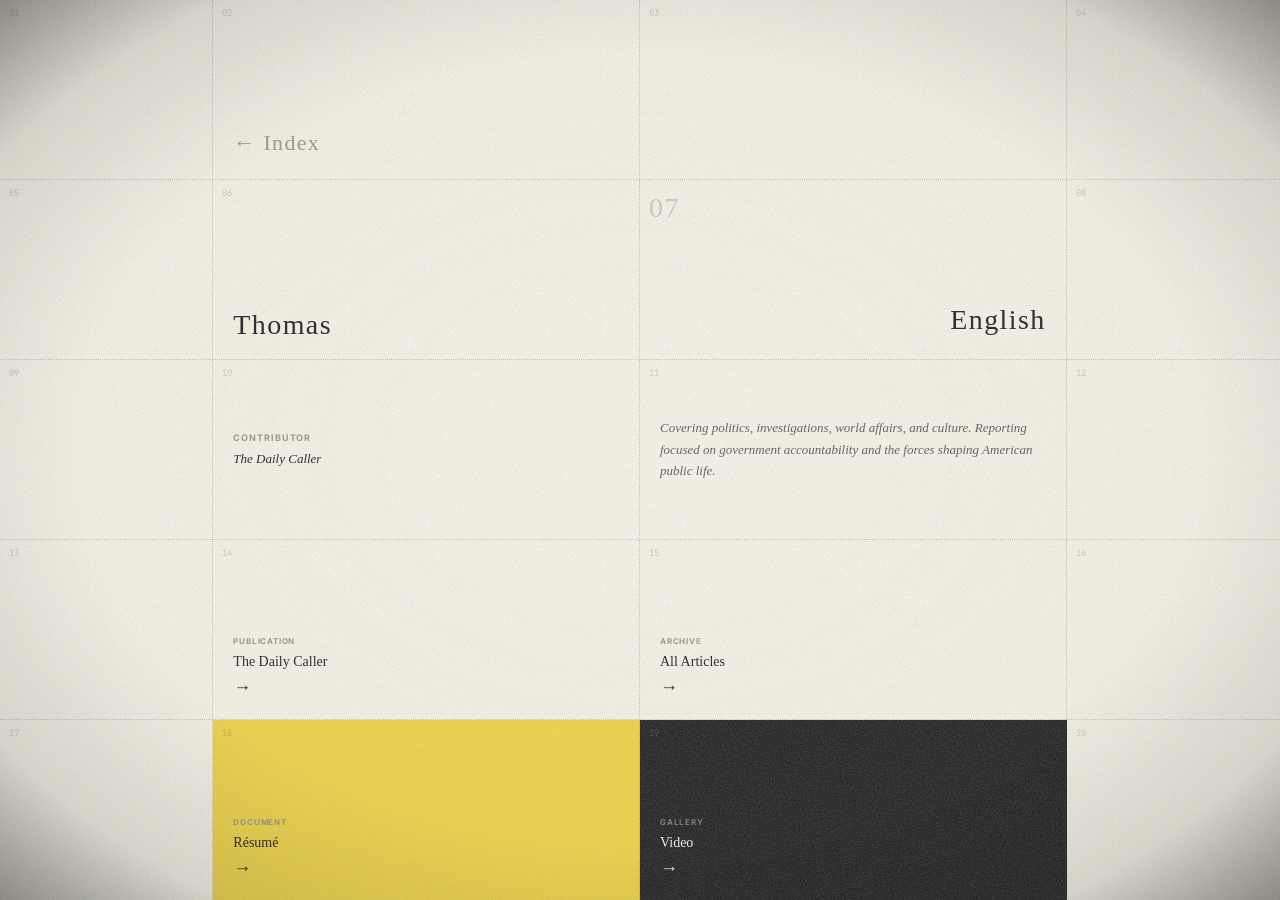
<file: about.html>
<!DOCTYPE html>
<html lang="en">
<head>
  <meta charset="UTF-8">
  <meta name="viewport" content="width=device-width, initial-scale=1.0">
  <title>About — Thomas English</title>
  <link rel="preconnect" href="https://fonts.googleapis.com">
  <link rel="preconnect" href="https://fonts.gstatic.com" crossorigin>
  <link href="https://fonts.googleapis.com/css2?family=Inter:wght@400;500;600;700&family=JetBrains+Mono:wght@400&display=swap" rel="stylesheet">
  <link rel="stylesheet" href="css/variables.css">
  <link rel="stylesheet" href="css/reset.css">
  <style>
    html, body {
      height: 100%;
      background: #F8F5E9;
      color: var(--color-black);
      font-family: var(--font-sans);
    }

    body::before {
      content: '';
      position: fixed;
      inset: 0;
      pointer-events: none;
      z-index: 500;
      background: radial-gradient(
        ellipse at 50% 50%,
        transparent                 0%,
        rgba(180,180,175,0.04)     62%,
        rgba(100,100, 95,0.20)     84%,
        rgba( 20, 20, 18,0.50)    100%
      );
      mix-blend-mode: multiply;
    }
    @keyframes fadeUp {
      from { opacity: 0; transform: translateY(5px); }
      to   { opacity: 1; transform: translateY(0); }
    }
    .c {
      opacity: 0;
      animation: fadeUp 0.16s ease forwards;
    }
    @media (prefers-reduced-motion: reduce) { .c { opacity: 1; animation: none; } }

    @keyframes noiseShift {
      0%   { transform: translate(0,    0);   }
      12%  { transform: translate(-5px, 3px); }
      25%  { transform: translate( 4px,-4px); }
      37%  { transform: translate(-3px, 5px); }
      50%  { transform: translate( 5px,-2px); }
      62%  { transform: translate(-4px,-4px); }
      75%  { transform: translate( 3px, 5px); }
      87%  { transform: translate(-5px,-1px); }
      100% { transform: translate( 2px, 3px); }
    }
    body::after {
      content: '';
      position: fixed;
      inset: 0;
      pointer-events: none;
      z-index: 501;
      opacity: 0.25;
      background-image: url("data:image/svg+xml,%3Csvg viewBox='0 0 256 256' xmlns='http://www.w3.org/2000/svg'%3E%3Cfilter id='n'%3E%3CfeTurbulence type='fractalNoise' baseFrequency='0.68' numOctaves='4' stitchTiles='stitch'/%3E%3C/filter%3E%3Crect width='100%25' height='100%25' filter='url(%23n)'/%3E%3C/svg%3E");
      background-repeat: repeat;
      background-size: 256px 256px;
      animation: noiseShift 0.05s steps(1) infinite;
    }

    /* ── Shared cell base ── */
    .c {
      background: #F8F5E9;
      padding: 18px 20px;
      position: relative;
      border-right:  1px dotted rgba(30,30,30,0.22);
      border-bottom: 1px dotted rgba(30,30,30,0.22);
    }
    .num {
      font-family: var(--font-mono);
      font-size: 9px;
      color: rgba(30,30,30,0.2);
      position: absolute;
      top: 7px;
      left: 9px;
    }

    /* ── 4-col grid fills viewport ── */
    .grid {
      display: grid;
      grid-template-columns: 1fr 2fr 2fr 1fr;
      grid-template-rows: repeat(5, 1fr);
      min-height: 100vh;
    }

    /* Remove outer borders */
    .grid .c:nth-child(4n)      { border-right: none; }
    .grid .c:nth-last-child(-n+4){ border-bottom: none; }

    /* ── Cell content styles ── */
    .cell-back a {
      font-family: var(--font-serif);
      font-size: 22px;
      letter-spacing: 0.06em;
      color: var(--color-gray);
      text-decoration: none;
      display: flex;
      align-items: flex-end;
      height: 100%;
      padding-bottom: 2px;
    }
    .cell-back a:hover { color: var(--color-black); }

    .cell-name {
      display: flex;
      flex-direction: column;
      justify-content: flex-end;
    }
    .cell-name h1 {
      font-family: var(--font-serif);
      font-size: 28px;
      font-weight: 400;
      letter-spacing: 0.05em;
      line-height: 1.1;
    }

    .cell-surname {
      display: flex;
      align-items: flex-end;
      justify-content: flex-end;
    }
    .cell-surname span {
      font-family: var(--font-serif);
      font-size: 28px;
      font-weight: 400;
      letter-spacing: 0.05em;
    }

    .cell-role {
      display: flex;
      flex-direction: column;
      justify-content: center;
    }
    .cell-role .role-title {
      font-size: 9px;
      font-weight: 700;
      letter-spacing: 0.1em;
      text-transform: uppercase;
      color: var(--color-gray);
    }
    .cell-role .role-pub {
      font-family: var(--font-serif);
      font-size: 13px;
      font-style: italic;
      margin-top: 4px;
    }

    .cell-bio {
      display: flex;
      align-items: center;
    }
    .cell-bio p {
      font-family: var(--font-serif);
      font-size: 13px;
      font-style: italic;
      line-height: 1.65;
      color: rgba(30,30,30,0.72);
    }

    .cell-link a {
      display: flex;
      flex-direction: column;
      justify-content: flex-end;
      height: 100%;
      text-decoration: none;
      color: var(--color-black);
      transition: background 0.15s ease;
    }
    .cell-link:hover { background: var(--color-yellow); }
    .cell-link .lk-label {
      font-size: 8px;
      font-weight: 700;
      letter-spacing: 0.1em;
      text-transform: uppercase;
      color: var(--color-gray);
    }
    .cell-link:hover .lk-label { color: rgba(30,30,30,0.45); }
    .cell-link .lk-name {
      font-family: var(--font-serif);
      font-size: 14px;
      margin-top: 4px;
    }
    .cell-link .lk-arrow {
      font-family: var(--font-serif);
      font-size: 18px;
      margin-top: 2px;
    }

    .cell-yellow { background: var(--color-yellow); }
    .cell-black  { background: var(--color-black); color: #F8F5E9; }
    .cell-black .num { color: rgba(255,255,255,0.18); }
  </style>
</head>
<body>
  <div class="grid" id="grid">
    <!-- Row 0 -->
    <div class="c"><span class="num">01</span></div>
    <div class="c cell-back"><span class="num">02</span><a href="index.html">← Index</a></div>
    <div class="c"><span class="num">03</span></div>
    <div class="c"><span class="num">04</span></div>

    <!-- Row 1: Name -->
    <div class="c"><span class="num">05</span></div>
    <div class="c cell-name"><span class="num">06</span><h1>Thomas</h1></div>
    <div class="c cell-surname"><span class="num">07</span><span>English</span></div>
    <div class="c"><span class="num">08</span></div>

    <!-- Row 2: Role + Bio -->
    <div class="c"><span class="num">09</span></div>
    <div class="c cell-role">
      <span class="num">10</span>
      <span class="role-title">Contributor</span>
      <span class="role-pub">The Daily Caller</span>
    </div>
    <div class="c cell-bio">
      <span class="num">11</span>
      <p>Covering politics, investigations, world affairs, and culture. Reporting focused on government accountability and the forces shaping American public life.</p>
    </div>
    <div class="c"><span class="num">12</span></div>

    <!-- Row 3: Links -->
    <div class="c"><span class="num">13</span></div>
    <div class="c cell-link">
      <span class="num">14</span>
      <a href="https://dailycaller.com/author/TEnglish/" target="_blank" rel="noopener noreferrer">
        <span class="lk-label">Publication</span>
        <span class="lk-name">The Daily Caller</span>
        <span class="lk-arrow">→</span>
      </a>
    </div>
    <div class="c cell-link">
      <span class="num">15</span>
      <a href="articles.html">
        <span class="lk-label">Archive</span>
        <span class="lk-name">All Articles</span>
        <span class="lk-arrow">→</span>
      </a>
    </div>
    <div class="c"><span class="num">16</span></div>

    <!-- Row 4: More links -->
    <div class="c"><span class="num">17</span></div>
    <div class="c cell-link cell-yellow">
      <span class="num">18</span>
      <a href="assets/thomas-resume.pdf" target="_blank" rel="noopener noreferrer">
        <span class="lk-label">Document</span>
        <span class="lk-name">Résumé</span>
        <span class="lk-arrow">→</span>
      </a>
    </div>
    <div class="c cell-link cell-black">
      <span class="num">19</span>
      <a href="video.html" style="color:#F8F5E9;">
        <span class="lk-label" style="color:rgba(255,255,255,0.4)">Gallery</span>
        <span class="lk-name">Video</span>
        <span class="lk-arrow">→</span>
      </a>
    </div>
    <div class="c"><span class="num">20</span></div>
  </div>
  <script>
    if (!window.matchMedia('(prefers-reduced-motion: reduce)').matches) {
      document.querySelectorAll('#grid .c').forEach((el, i) => {
        el.style.animationDelay = `${i * 0.018}s`;
      });
    }
  </script>
</body>
</html>
</file>
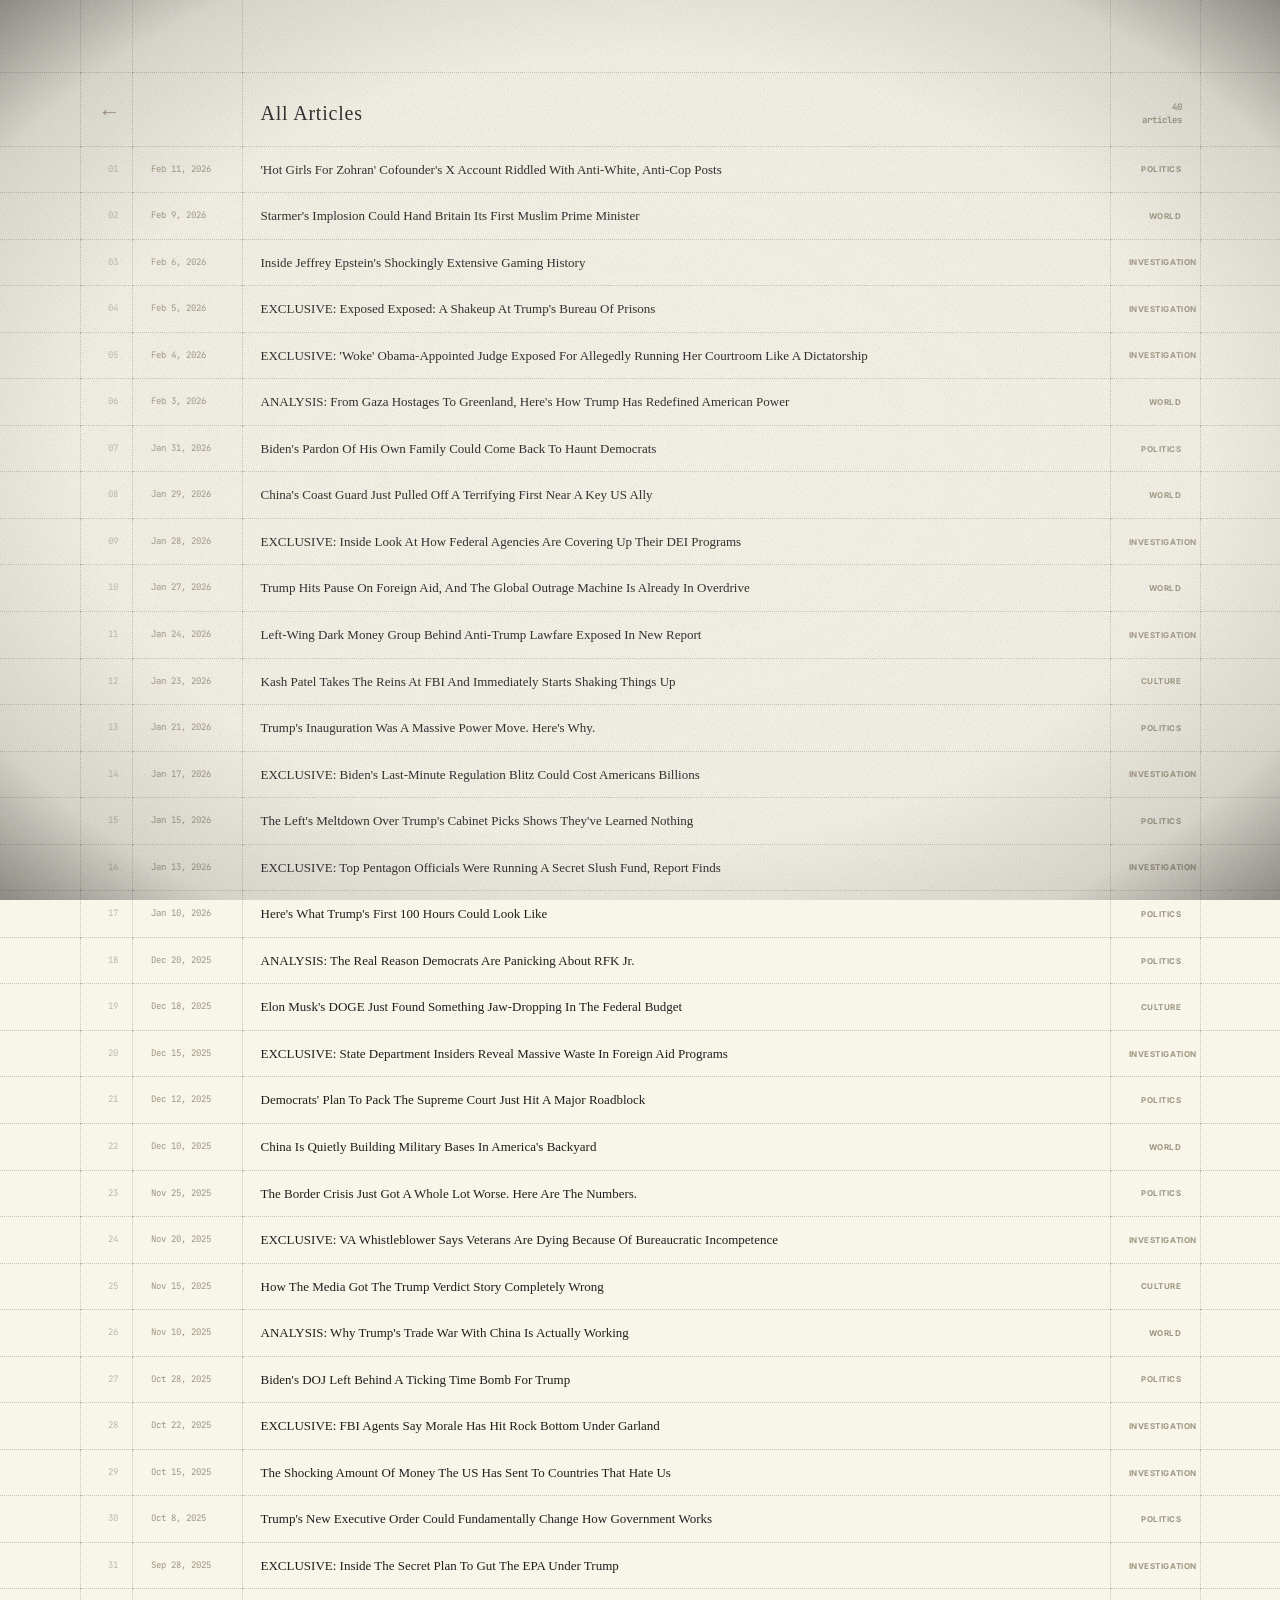
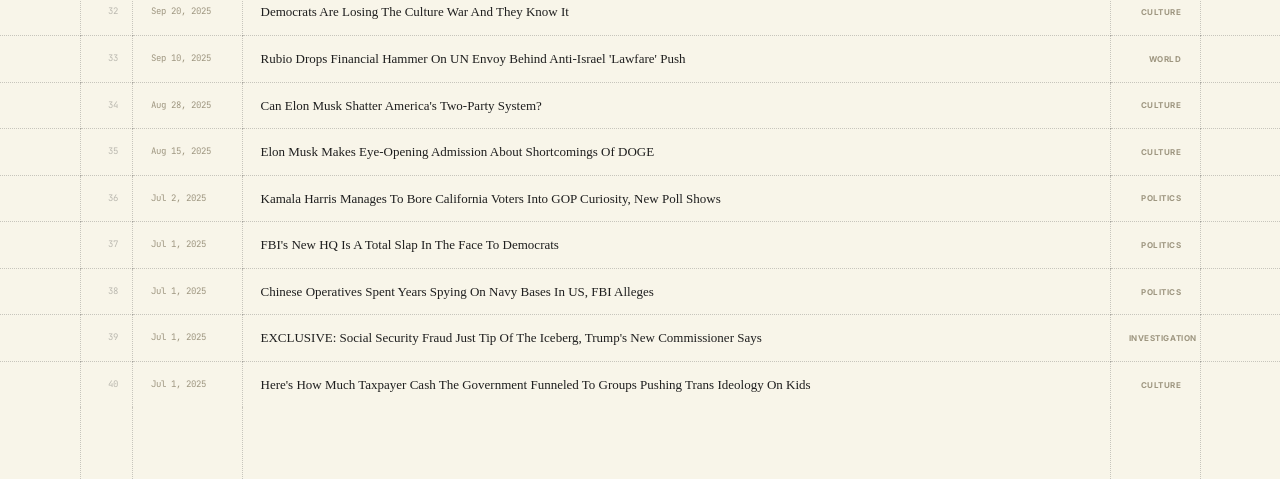
<file: articles.html>
<!DOCTYPE html>
<html lang="en">
<head>
  <meta charset="UTF-8">
  <meta name="viewport" content="width=device-width, initial-scale=1.0">
  <title>All Articles — Thomas English</title>
  <link rel="preconnect" href="https://fonts.googleapis.com">
  <link rel="preconnect" href="https://fonts.gstatic.com" crossorigin>
  <link href="https://fonts.googleapis.com/css2?family=Inter:wght@400;500;600;700&family=JetBrains+Mono:wght@400&display=swap" rel="stylesheet">
  <link rel="stylesheet" href="css/variables.css">
  <link rel="stylesheet" href="css/reset.css">
  <style>
    html, body {
      background: #F8F5E9;
      color: var(--color-black);
      font-family: var(--font-sans);
      min-height: 100vh;
    }

    body::before {
      content: '';
      position: fixed;
      inset: 0;
      pointer-events: none;
      z-index: 500;
      background: radial-gradient(
        ellipse at 50% 50%,
        transparent                 0%,
        rgba(180,180,175,0.04)     62%,
        rgba(100,100, 95,0.20)     84%,
        rgba( 20, 20, 18,0.50)    100%
      );
      mix-blend-mode: multiply;
    }
    @keyframes fadeUp {
      from { opacity: 0; transform: translateY(4px); }
      to   { opacity: 1; transform: translateY(0); }
    }
    thead tr, tbody tr {
      opacity: 0;
      animation: fadeUp 0.15s ease forwards;
    }
    @media (prefers-reduced-motion: reduce) {
      thead tr, tbody tr { opacity: 1; animation: none; }
    }

    @keyframes noiseShift {
      0%   { transform: translate(0,    0);   }
      12%  { transform: translate(-5px, 3px); }
      25%  { transform: translate( 4px,-4px); }
      37%  { transform: translate(-3px, 5px); }
      50%  { transform: translate( 5px,-2px); }
      62%  { transform: translate(-4px,-4px); }
      75%  { transform: translate( 3px, 5px); }
      87%  { transform: translate(-5px,-1px); }
      100% { transform: translate( 2px, 3px); }
    }
    body::after {
      content: '';
      position: fixed;
      inset: 0;
      pointer-events: none;
      z-index: 501;
      opacity: 0.25;
      background-image: url("data:image/svg+xml,%3Csvg viewBox='0 0 256 256' xmlns='http://www.w3.org/2000/svg'%3E%3Cfilter id='n'%3E%3CfeTurbulence type='fractalNoise' baseFrequency='0.68' numOctaves='4' stitchTiles='stitch'/%3E%3C/filter%3E%3Crect width='100%25' height='100%25' filter='url(%23n)'/%3E%3C/svg%3E");
      background-repeat: repeat;
      background-size: 256px 256px;
      animation: noiseShift 0.05s steps(1) infinite;
    }

    table {
      width: 100%;
      border-collapse: collapse;
      table-layout: fixed;
    }

    th, td {
      background: #F8F5E9;
      padding: 14px 18px;
      border-right:  1px dotted rgba(30,30,30,0.22);
      border-bottom: 1px dotted rgba(30,30,30,0.22);
      vertical-align: middle;
      text-align: left;
    }

    th:last-child, td:last-child { border-right: none; }

    /* Blank edge spacer rows */
    tr.spacer td { height: 72px; border-bottom: 1px dotted rgba(30,30,30,0.22); }
    tfoot tr.spacer td { border-bottom: none; }

    /* Column widths */
    col.col-edge { width: 80px; }
    col.col-num  { width: 52px; }
    col.col-date { width: 110px; }
    col.col-title{ width: auto; }
    col.col-cat  { width: 90px; }

    /* Header row */
    thead th {
      padding: 22px 18px 18px;
      vertical-align: bottom;
    }

    .th-back a {
      font-family: var(--font-serif);
      font-size: 22px;
      color: var(--color-gray);
      text-decoration: none;
    }
    .th-back a:hover { color: var(--color-black); }

    .th-title {
      font-family: var(--font-serif);
      font-size: 20px;
      font-weight: 400;
      letter-spacing: 0.04em;
    }

    .th-count {
      font-family: var(--font-mono);
      font-size: 9px;
      color: var(--color-gray);
      text-align: right;
    }

    /* Article rows */
    tbody tr { cursor: pointer; }
    tbody tr:hover td { background: var(--color-yellow); }
    tbody tr:hover .td-date,
    tbody tr:hover .td-cat  { color: rgba(30,30,30,0.45); }
    tbody tr:last-child td  { border-bottom: none; }

    .td-num {
      font-family: var(--font-mono);
      font-size: 9px;
      color: rgba(30,30,30,0.28);
      text-align: right;
      padding-right: 14px;
    }

    .td-date {
      font-family: var(--font-mono);
      font-size: 9px;
      color: var(--color-gray);
      white-space: nowrap;
    }

    .td-title {
      font-family: var(--font-serif);
      font-size: 13px;
      line-height: 1.35;
    }
    .td-title a {
      text-decoration: none;
      color: inherit;
      display: block;
    }

    .td-cat {
      font-size: 8px;
      font-weight: 700;
      letter-spacing: 0.07em;
      text-transform: uppercase;
      color: var(--color-gray);
      text-align: right;
    }
  </style>
</head>
<body>
  <table>
    <colgroup>
      <col class="col-edge">
      <col class="col-num">
      <col class="col-date">
      <col class="col-title">
      <col class="col-cat">
      <col class="col-edge">
    </colgroup>
    <thead>
      <tr class="spacer"><td></td><td></td><td></td><td></td><td></td><td></td></tr>
      <tr>
        <th></th>
        <th class="th-back"><a href="index.html">←</a></th>
        <th></th>
        <th class="th-title">All Articles</th>
        <th class="th-count" id="count"></th>
        <th></th>
      </tr>
    </thead>
    <tbody id="list"></tbody>
    <tfoot><tr class="spacer"><td></td><td></td><td></td><td></td><td></td><td></td></tr></tfoot>
  </table>

  <script>
    const articles = [
      {"id":1,"title":"'Hot Girls For Zohran' Cofounder's X Account Riddled With Anti-White, Anti-Cop Posts","url":"https://dailycaller.com/2026/02/11/kaif-gilani-hot-girls-for-zohran-founder-x-account-anti-white-police-posts/","date":"2026-02-11","category":"politics"},
      {"id":2,"title":"Starmer's Implosion Could Hand Britain Its First Muslim Prime Minister","url":"https://dailycaller.com/2026/02/09/keir-starmer-shabana-mahmood-first-muslim-uk-prime-minister/","date":"2026-02-09","category":"world"},
      {"id":3,"title":"Inside Jeffrey Epstein's Shockingly Extensive Gaming History","url":"https://dailycaller.com/2026/02/06/jeffrey-epstein-xbox-live-gaming-call-of-duty-fortnite-fifa-records/","date":"2026-02-06","category":"investigation"},
      {"id":4,"title":"EXCLUSIVE: Exposed Exposed: A Shakeup At Trump's Bureau Of Prisons","url":"https://dailycaller.com/2026/02/05/bureau-of-prisons-trump-shakeup-colette-peters-federal/","date":"2026-02-05","category":"investigation"},
      {"id":5,"title":"EXCLUSIVE: 'Woke' Obama-Appointed Judge Exposed For Allegedly Running Her Courtroom Like A Dictatorship","url":"https://dailycaller.com/2026/02/04/woke-judge-tanya-chutkan-courtroom-dictatorship-allegations-trump/","date":"2026-02-04","category":"investigation"},
      {"id":6,"title":"ANALYSIS: From Gaza Hostages To Greenland, Here's How Trump Has Redefined American Power","url":"https://dailycaller.com/2026/02/03/trump-gaza-hostages-greenland-american-power-analysis/","date":"2026-02-03","category":"world"},
      {"id":7,"title":"Biden's Pardon Of His Own Family Could Come Back To Haunt Democrats","url":"https://dailycaller.com/2026/01/31/biden-pardon-family-democrats-political-consequences/","date":"2026-01-31","category":"politics"},
      {"id":8,"title":"China's Coast Guard Just Pulled Off A Terrifying First Near A Key US Ally","url":"https://dailycaller.com/2026/01/29/china-coast-guard-philippines-south-china-sea-us-ally/","date":"2026-01-29","category":"world"},
      {"id":9,"title":"EXCLUSIVE: Inside Look At How Federal Agencies Are Covering Up Their DEI Programs","url":"https://dailycaller.com/2026/01/28/federal-agencies-cover-up-dei-programs-trump-executive-order/","date":"2026-01-28","category":"investigation"},
      {"id":10,"title":"Trump Hits Pause On Foreign Aid, And The Global Outrage Machine Is Already In Overdrive","url":"https://dailycaller.com/2026/01/27/trump-foreign-aid-pause-global-outrage-reaction/","date":"2026-01-27","category":"world"},
      {"id":11,"title":"Left-Wing Dark Money Group Behind Anti-Trump Lawfare Exposed In New Report","url":"https://dailycaller.com/2026/01/24/left-wing-dark-money-anti-trump-lawfare-report/","date":"2026-01-24","category":"investigation"},
      {"id":12,"title":"Kash Patel Takes The Reins At FBI And Immediately Starts Shaking Things Up","url":"https://dailycaller.com/2026/01/23/kash-patel-fbi-director-changes-shakeup/","date":"2026-01-23","category":"culture"},
      {"id":13,"title":"Trump's Inauguration Was A Massive Power Move. Here's Why.","url":"https://dailycaller.com/2026/01/21/trump-inauguration-power-move-analysis/","date":"2026-01-21","category":"politics"},
      {"id":14,"title":"EXCLUSIVE: Biden's Last-Minute Regulation Blitz Could Cost Americans Billions","url":"https://dailycaller.com/2026/01/17/biden-last-minute-regulations-cost-billions/","date":"2026-01-17","category":"investigation"},
      {"id":15,"title":"The Left's Meltdown Over Trump's Cabinet Picks Shows They've Learned Nothing","url":"https://dailycaller.com/2026/01/15/left-meltdown-trump-cabinet-picks-analysis/","date":"2026-01-15","category":"politics"},
      {"id":16,"title":"EXCLUSIVE: Top Pentagon Officials Were Running A Secret Slush Fund, Report Finds","url":"https://dailycaller.com/2026/01/13/pentagon-officials-secret-slush-fund-report/","date":"2026-01-13","category":"investigation"},
      {"id":17,"title":"Here's What Trump's First 100 Hours Could Look Like","url":"https://dailycaller.com/2026/01/10/trump-first-100-hours-executive-orders-plan/","date":"2026-01-10","category":"politics"},
      {"id":18,"title":"ANALYSIS: The Real Reason Democrats Are Panicking About RFK Jr.","url":"https://dailycaller.com/2025/12/20/democrats-panicking-rfk-jr-hhs-confirmation/","date":"2025-12-20","category":"politics"},
      {"id":19,"title":"Elon Musk's DOGE Just Found Something Jaw-Dropping In The Federal Budget","url":"https://dailycaller.com/2025/12/18/elon-musk-doge-federal-budget-findings/","date":"2025-12-18","category":"culture"},
      {"id":20,"title":"EXCLUSIVE: State Department Insiders Reveal Massive Waste In Foreign Aid Programs","url":"https://dailycaller.com/2025/12/15/state-department-waste-foreign-aid-programs-exclusive/","date":"2025-12-15","category":"investigation"},
      {"id":21,"title":"Democrats' Plan To Pack The Supreme Court Just Hit A Major Roadblock","url":"https://dailycaller.com/2025/12/12/democrats-pack-supreme-court-roadblock/","date":"2025-12-12","category":"politics"},
      {"id":22,"title":"China Is Quietly Building Military Bases In America's Backyard","url":"https://dailycaller.com/2025/12/10/china-military-bases-latin-america-caribbean/","date":"2025-12-10","category":"world"},
      {"id":23,"title":"The Border Crisis Just Got A Whole Lot Worse. Here Are The Numbers.","url":"https://dailycaller.com/2025/11/25/border-crisis-numbers-immigration-data/","date":"2025-11-25","category":"politics"},
      {"id":24,"title":"EXCLUSIVE: VA Whistleblower Says Veterans Are Dying Because Of Bureaucratic Incompetence","url":"https://dailycaller.com/2025/11/20/va-whistleblower-veterans-dying-bureaucratic-incompetence/","date":"2025-11-20","category":"investigation"},
      {"id":25,"title":"How The Media Got The Trump Verdict Story Completely Wrong","url":"https://dailycaller.com/2025/11/15/media-trump-verdict-story-wrong-analysis/","date":"2025-11-15","category":"culture"},
      {"id":26,"title":"ANALYSIS: Why Trump's Trade War With China Is Actually Working","url":"https://dailycaller.com/2025/11/10/trump-trade-war-china-working-analysis/","date":"2025-11-10","category":"world"},
      {"id":27,"title":"Biden's DOJ Left Behind A Ticking Time Bomb For Trump","url":"https://dailycaller.com/2025/10/28/biden-doj-ticking-time-bomb-trump/","date":"2025-10-28","category":"politics"},
      {"id":28,"title":"EXCLUSIVE: FBI Agents Say Morale Has Hit Rock Bottom Under Garland","url":"https://dailycaller.com/2025/10/22/fbi-agents-morale-rock-bottom-garland/","date":"2025-10-22","category":"investigation"},
      {"id":29,"title":"The Shocking Amount Of Money The US Has Sent To Countries That Hate Us","url":"https://dailycaller.com/2025/10/15/us-foreign-aid-money-countries-hate-america/","date":"2025-10-15","category":"investigation"},
      {"id":30,"title":"Trump's New Executive Order Could Fundamentally Change How Government Works","url":"https://dailycaller.com/2025/10/08/trump-executive-order-change-government-schedule-f/","date":"2025-10-08","category":"politics"},
      {"id":31,"title":"EXCLUSIVE: Inside The Secret Plan To Gut The EPA Under Trump","url":"https://dailycaller.com/2025/09/28/secret-plan-gut-epa-trump-administration/","date":"2025-09-28","category":"investigation"},
      {"id":32,"title":"Democrats Are Losing The Culture War And They Know It","url":"https://dailycaller.com/2025/09/20/democrats-losing-culture-war-analysis/","date":"2025-09-20","category":"culture"},
      {"id":33,"title":"Rubio Drops Financial Hammer On UN Envoy Behind Anti-Israel 'Lawfare' Push","url":"https://dailycaller.com/2025/09/10/rubio-sanctions-un-envoy-anti-israel-lawfare/","date":"2025-09-10","category":"world"},
      {"id":34,"title":"Can Elon Musk Shatter America's Two-Party System?","url":"https://dailycaller.com/2025/08/28/elon-musk-two-party-system-analysis/","date":"2025-08-28","category":"culture"},
      {"id":35,"title":"Elon Musk Makes Eye-Opening Admission About Shortcomings Of DOGE","url":"https://dailycaller.com/2025/08/15/elon-musk-doge-shortcomings-admission/","date":"2025-08-15","category":"culture"},
      {"id":36,"title":"Kamala Harris Manages To Bore California Voters Into GOP Curiosity, New Poll Shows","url":"https://dailycaller.com/2025/07/02/kamala-harris-manages-to-bore-california-voters-into-gop-curiosity-new-poll-shows/","date":"2025-07-02","category":"politics"},
      {"id":37,"title":"FBI's New HQ Is A Total Slap In The Face To Democrats","url":"https://dailycaller.com/2025/07/01/fbis-new-hq-is-a-total-slap-in-the-face-to-democrats/","date":"2025-07-01","category":"politics"},
      {"id":38,"title":"Chinese Operatives Spent Years Spying On Navy Bases In US, FBI Alleges","url":"https://dailycaller.com/2025/07/01/chinese-operatives-spent-years-spying-on-navy-bases-in-us-fbi-alleges/","date":"2025-07-01","category":"politics"},
      {"id":39,"title":"EXCLUSIVE: Social Security Fraud Just Tip Of The Iceberg, Trump's New Commissioner Says","url":"https://dailycaller.com/2025/07/01/social-security-fraud-tip-iceberg-trump-commissioner/","date":"2025-07-01","category":"investigation"},
      {"id":40,"title":"Here's How Much Taxpayer Cash The Government Funneled To Groups Pushing Trans Ideology On Kids","url":"https://dailycaller.com/2025/07/01/taxpayer-cash-government-trans-ideology-kids/","date":"2025-07-01","category":"culture"}
    ];

    const mo = ['Jan','Feb','Mar','Apr','May','Jun','Jul','Aug','Sep','Oct','Nov','Dec'];
    function fmt(d) { const [y,m,day]=d.split('-'); return `${mo[+m-1]} ${+day}, ${y}`; }

    document.getElementById('count').textContent = `${articles.length} articles`;
    if (!window.matchMedia('(prefers-reduced-motion: reduce)').matches) {
      document.querySelectorAll('thead tr').forEach((tr, i) => {
        tr.style.animationDelay = `${i * 0.018}s`;
      });
    }

    const tbody = document.getElementById('list');
    articles.forEach((a, i) => {
      const tr = document.createElement('tr');
      tr.innerHTML = `
        <td></td>
        <td class="td-num">${String(i+1).padStart(2,'0')}</td>
        <td class="td-date">${fmt(a.date)}</td>
        <td class="td-title"><a href="${a.url}" target="_blank" rel="noopener noreferrer">${a.title}</a></td>
        <td class="td-cat">${a.category}</td>
        <td></td>
      `;
      tr.style.animationDelay = `${(i + 2) * 0.018}s`;
      tr.addEventListener('click', () => window.open(a.url, '_blank', 'noopener,noreferrer'));
      tbody.appendChild(tr);
    });
  </script>
</body>
</html>
</file>
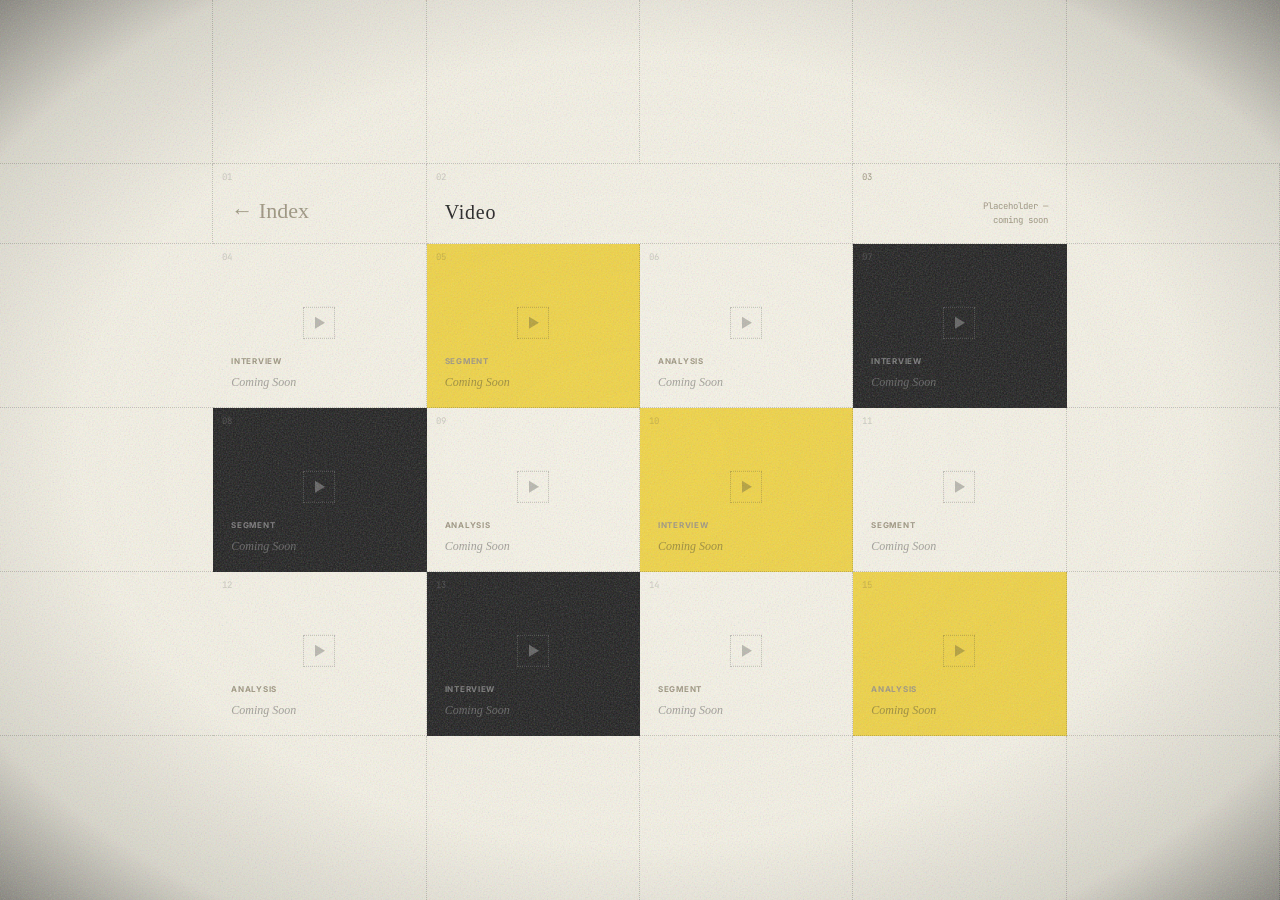
<file: video.html>
<!DOCTYPE html>
<html lang="en">
<head>
  <meta charset="UTF-8">
  <meta name="viewport" content="width=device-width, initial-scale=1.0">
  <title>Video — Thomas English</title>
  <link rel="preconnect" href="https://fonts.googleapis.com">
  <link rel="preconnect" href="https://fonts.gstatic.com" crossorigin>
  <link href="https://fonts.googleapis.com/css2?family=Inter:wght@400;500;600;700&family=JetBrains+Mono:wght@400&display=swap" rel="stylesheet">
  <link rel="stylesheet" href="css/variables.css">
  <link rel="stylesheet" href="css/reset.css">
  <style>
    html, body {
      height: 100%;
      background: #F8F5E9;
      color: var(--color-black);
      font-family: var(--font-sans);
    }

    body::before {
      content: '';
      position: fixed;
      inset: 0;
      pointer-events: none;
      z-index: 500;
      background: radial-gradient(
        ellipse at 50% 50%,
        transparent                 0%,
        rgba(180,180,175,0.04)     62%,
        rgba(100,100, 95,0.20)     84%,
        rgba( 20, 20, 18,0.50)    100%
      );
      mix-blend-mode: multiply;
    }
    @keyframes fadeUp {
      from { opacity: 0; transform: translateY(5px); }
      to   { opacity: 1; transform: translateY(0); }
    }
    .c {
      opacity: 0;
      animation: fadeUp 0.16s ease forwards;
    }
    @media (prefers-reduced-motion: reduce) { .c { opacity: 1; animation: none; } }

    @keyframes noiseShift {
      0%   { transform: translate(0,    0);   }
      12%  { transform: translate(-5px, 3px); }
      25%  { transform: translate( 4px,-4px); }
      37%  { transform: translate(-3px, 5px); }
      50%  { transform: translate( 5px,-2px); }
      62%  { transform: translate(-4px,-4px); }
      75%  { transform: translate( 3px, 5px); }
      87%  { transform: translate(-5px,-1px); }
      100% { transform: translate( 2px, 3px); }
    }
    body::after {
      content: '';
      position: fixed;
      inset: 0;
      pointer-events: none;
      z-index: 501;
      opacity: 0.25;
      background-image: url("data:image/svg+xml,%3Csvg viewBox='0 0 256 256' xmlns='http://www.w3.org/2000/svg'%3E%3Cfilter id='n'%3E%3CfeTurbulence type='fractalNoise' baseFrequency='0.68' numOctaves='4' stitchTiles='stitch'/%3E%3C/filter%3E%3Crect width='100%25' height='100%25' filter='url(%23n)'/%3E%3C/svg%3E");
      background-repeat: repeat;
      background-size: 256px 256px;
      animation: noiseShift 0.05s steps(1) infinite;
    }

    /* ── Full-viewport 6×6 grid — outer ring blank ── */
    .grid {
      display: grid;
      grid-template-columns: 1fr 1fr 1fr 1fr 1fr 1fr;
      grid-template-rows: 1fr 80px repeat(3, 1fr) 1fr;
      min-height: 100vh;
    }

    .c {
      background: #F8F5E9;
      padding: 16px 18px;
      position: relative;
      border-right:  1px dotted rgba(30,30,30,0.22);
      border-bottom: 1px dotted rgba(30,30,30,0.22);
      display: flex;
      flex-direction: column;
    }

    .grid .c:nth-child(6n)       { border-right: none; }
    .grid .c:nth-last-child(-n+6){ border-bottom: none; }

    .num {
      font-family: var(--font-mono);
      font-size: 9px;
      color: rgba(30,30,30,0.2);
      position: absolute;
      top: 7px;
      left: 9px;
    }

    /* ── Header row ── */
    .h-back {
      justify-content: flex-end;
    }
    .h-back a {
      font-family: var(--font-serif);
      font-size: 22px;
      color: var(--color-gray);
      text-decoration: none;
    }
    .h-back a:hover { color: var(--color-black); }

    .h-title {
      justify-content: flex-end;
      grid-column: span 2;
    }
    .h-title h1 {
      font-family: var(--font-serif);
      font-size: 20px;
      font-weight: 400;
      letter-spacing: 0.04em;
    }

    .h-note {
      justify-content: flex-end;
      align-items: flex-end;
    }
    .h-note span {
      font-family: var(--font-mono);
      font-size: 9px;
      color: var(--color-gray);
      text-align: right;
    }

    /* ── Video tiles ── */
    .video-tile {
      cursor: pointer;
      transition: background-color 0.15s ease;
      justify-content: flex-end;
      gap: 6px;
    }
    .video-tile:hover { background: var(--color-yellow); }

    .play {
      position: absolute;
      top: 50%;
      left: 50%;
      transform: translate(-50%, -60%);
      width: 32px;
      height: 32px;
      border: 1px dotted rgba(30,30,30,0.25);
      display: flex;
      align-items: center;
      justify-content: center;
    }
    .play::after {
      content: '';
      display: block;
      width: 0;
      height: 0;
      border-top: 6px solid transparent;
      border-bottom: 6px solid transparent;
      border-left: 10px solid rgba(30,30,30,0.28);
      margin-left: 2px;
      transition: border-left-color 0.15s ease;
    }
    .video-tile:hover .play { border-color: rgba(30,30,30,0.5); }
    .video-tile:hover .play::after { border-left-color: rgba(30,30,30,0.6); }

    .tile-label {
      font-size: 8px;
      font-weight: 700;
      letter-spacing: 0.09em;
      text-transform: uppercase;
      color: var(--color-gray);
    }
    .video-tile:hover .tile-label { color: rgba(30,30,30,0.45); }

    .tile-title {
      font-family: var(--font-serif);
      font-size: 12px;
      font-style: italic;
      color: rgba(30,30,30,0.4);
    }

    /* Accent cells */
    .c-yellow { background: var(--color-yellow); }
    .c-black  { background: var(--color-black); }
    .c-black .num { color: rgba(255,255,255,0.18); }
    .c-black .play { border-color: rgba(255,255,255,0.2); }
    .c-black .play::after { border-left-color: rgba(255,255,255,0.3); }
    .c-black .tile-label { color: rgba(255,255,255,0.4); }
    .c-black .tile-title { color: rgba(255,255,255,0.3); }
    .c-black:hover { background: var(--color-black) !important; filter: brightness(1.15); }
  </style>
</head>
<body>
  <div class="grid" id="grid">
    <!-- Row 0 — top blank -->
    <div class="c"></div><div class="c"></div><div class="c"></div><div class="c"></div><div class="c"></div><div class="c"></div>

    <!-- Row 1 — header -->
    <div class="c"></div>
    <div class="c h-back"><span class="num">01</span><a href="index.html">← Index</a></div>
    <div class="c h-title" style="grid-column:span 2"><span class="num">02</span><h1>Video</h1></div>
    <div class="c h-note"><span class="num">03</span><span>Placeholder —<br>coming soon</span></div>
    <div class="c"></div>

    <!-- Row 2 — tiles -->
    <div class="c"></div>
    <div class="c video-tile"><span class="num">04</span><div class="play"></div><span class="tile-label">Interview</span><span class="tile-title">Coming Soon</span></div>
    <div class="c video-tile c-yellow"><span class="num">05</span><div class="play"></div><span class="tile-label">Segment</span><span class="tile-title">Coming Soon</span></div>
    <div class="c video-tile"><span class="num">06</span><div class="play"></div><span class="tile-label">Analysis</span><span class="tile-title">Coming Soon</span></div>
    <div class="c video-tile c-black"><span class="num">07</span><div class="play"></div><span class="tile-label">Interview</span><span class="tile-title">Coming Soon</span></div>
    <div class="c"></div>

    <!-- Row 3 — tiles -->
    <div class="c"></div>
    <div class="c video-tile c-black"><span class="num">08</span><div class="play"></div><span class="tile-label">Segment</span><span class="tile-title">Coming Soon</span></div>
    <div class="c video-tile"><span class="num">09</span><div class="play"></div><span class="tile-label">Analysis</span><span class="tile-title">Coming Soon</span></div>
    <div class="c video-tile c-yellow"><span class="num">10</span><div class="play"></div><span class="tile-label">Interview</span><span class="tile-title">Coming Soon</span></div>
    <div class="c video-tile"><span class="num">11</span><div class="play"></div><span class="tile-label">Segment</span><span class="tile-title">Coming Soon</span></div>
    <div class="c"></div>

    <!-- Row 4 — tiles -->
    <div class="c"></div>
    <div class="c video-tile"><span class="num">12</span><div class="play"></div><span class="tile-label">Analysis</span><span class="tile-title">Coming Soon</span></div>
    <div class="c video-tile c-black"><span class="num">13</span><div class="play"></div><span class="tile-label">Interview</span><span class="tile-title">Coming Soon</span></div>
    <div class="c video-tile"><span class="num">14</span><div class="play"></div><span class="tile-label">Segment</span><span class="tile-title">Coming Soon</span></div>
    <div class="c video-tile c-yellow"><span class="num">15</span><div class="play"></div><span class="tile-label">Analysis</span><span class="tile-title">Coming Soon</span></div>
    <div class="c"></div>

    <!-- Row 5 — bottom blank -->
    <div class="c"></div><div class="c"></div><div class="c"></div><div class="c"></div><div class="c"></div><div class="c"></div>
  </div>
  <script>
    if (!window.matchMedia('(prefers-reduced-motion: reduce)').matches) {
      document.querySelectorAll('#grid .c').forEach((el, i) => {
        el.style.animationDelay = `${i * 0.018}s`;
      });
    }
  </script>
</body>
</html>
</file>
<file: css/variables.css>
/* ── Design Tokens ─────────────────────────────────────────── */
/* JBL Lansing catalog: warm yellow, black, white, gray.      */
:root {
  --color-white:    #F8F5E9;
  --color-cream:    #F7F4EC;
  --color-yellow:   #F2D544;
  --color-gold:     #D4BA2E;
  --color-black:    #1E1E1E;
  --color-darkgray: #3A3A3A;
  --color-gray:     #9E9680;
  --color-lightgray:#D4D0C8;
  --color-pale:     #F0EDE4;

  --font-serif: "Georgia", "Times New Roman", serif;
  --font-sans:  "Inter", "Helvetica Neue", "Arial", sans-serif;
  --font-mono:  "JetBrains Mono", "SF Mono", "Consolas", monospace;

  --grid-gap: 0px;
}
</file>
